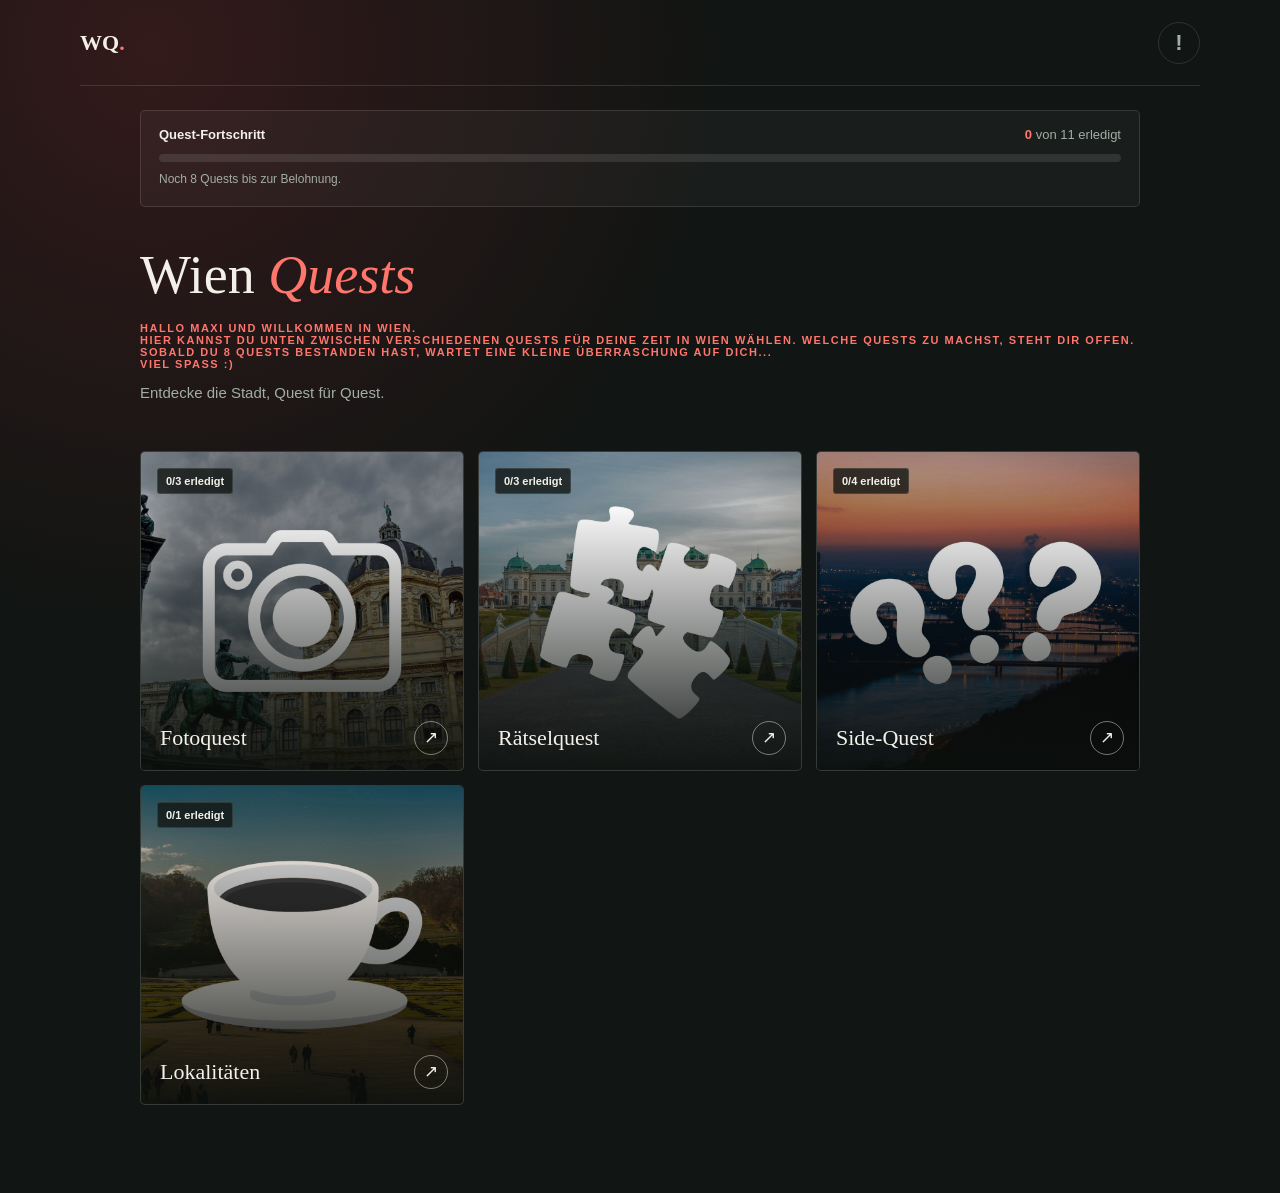
<file: index.html>
<!doctype html>
<html lang="de">
<head>
	<meta charset="utf-8">
	<meta name="viewport" content="width=device-width, initial-scale=1">
	<meta name="theme-color" content="#111513">
	<title>Wiener Quest</title>
	<link rel="stylesheet" href="main.css">
</head>
<body>
	<header class="site-header">
		<a class="brand" href="index.html" aria-label="Zur Startseite">WQ<span>.</span></a>
		<a class="settings-link" href="legalnotice.html" aria-label="Legalnotice" title="Legalnotice"> ! </a>
	</header>

	<main class="page-content home-page">
		<section class="progress-panel" aria-labelledby="progress-title">
			<div class="progress-summary">
				<h2 id="progress-title">Quest-Fortschritt</h2>
				<p><span id="completed-count">0</span> von 11 erledigt</p>
			</div>
			<a class="progress-track-link" id="reward-link" href="bestanden.html" aria-label="Belohnung nach acht erledigten Quests" aria-disabled="true" tabindex="-1">
				<div class="progress-track" role="progressbar" aria-label="Erledigte Quests" aria-valuemin="0" aria-valuemax="11" aria-valuenow="0">
					<div class="progress-fill"></div>
				</div>
			</a>
			<p class="progress-unlock-status" id="reward-unlock-status" aria-live="polite">Noch 8 Quests bis zur Belohnung.</p>
		</section>

		<section class="intro" aria-labelledby="page-title">
      
            <h1 id="page-title">Wien <span>Quests</span></h1> </br> 
			<p class="eyebrow">Hallo Maxi und willkommen in Wien. </br> 
                Hier kannst du unten zwischen verschiedenen Quests für deine Zeit in Wien wählen.
                Welche Quests zu machst, steht dir offen. <br> Sobald du 8 Quests bestanden hast, wartet eine kleine Überraschung auf dich... 
                <br> Viel Spaß :)</p>
			<p class="intro-copy">Entdecke die Stadt, Quest für Quest.</p>
		</section>

		<nav class="quest-grid" aria-label="Quests auswählen">
			<a class="quest-card quest-card--photo" href="fotoquests.html">
				<span class="quest-visual" aria-hidden="true"></span>
				<span class="quest-title">Fotoquest</span>
				<span class="quest-progress-label" data-quest-group="foto">0/3 erledigt</span>
				<span class="quest-arrow" aria-hidden="true">↗</span>
			</a>
			<a class="quest-card quest-card--riddle" href="reatselquest.html">
				<span class="quest-visual" aria-hidden="true"></span>
				<span class="quest-title">Rätselquest</span>
				<span class="quest-progress-label" data-quest-group="raetsel">0/3 erledigt</span>
				<span class="quest-arrow" aria-hidden="true">↗</span>
			</a>
			<a class="quest-card quest-card--rain" href="side-quests.html">
				<span class="quest-visual" aria-hidden="true"></span>
				<span class="quest-title">Side-Quest</span>
				<span class="quest-progress-label" data-quest-group="side">0/4 erledigt</span>
				<span class="quest-arrow" aria-hidden="true">↗</span>
			</a>

			<a class="quest-card quest-card--cafe" href="lokal.html">
				<span class="quest-visual" aria-hidden="true"></span>
				<span class="quest-title">Lokalitäten</span>
				<span class="quest-progress-label" data-quest-group="lokal">0/1 erledigt</span>
				<span class="quest-arrow" aria-hidden="true">↗</span>
			</a>
		</nav>
	</main>
	<script src="fotoquest.js" defer></script>
</body>
</html>
</file>
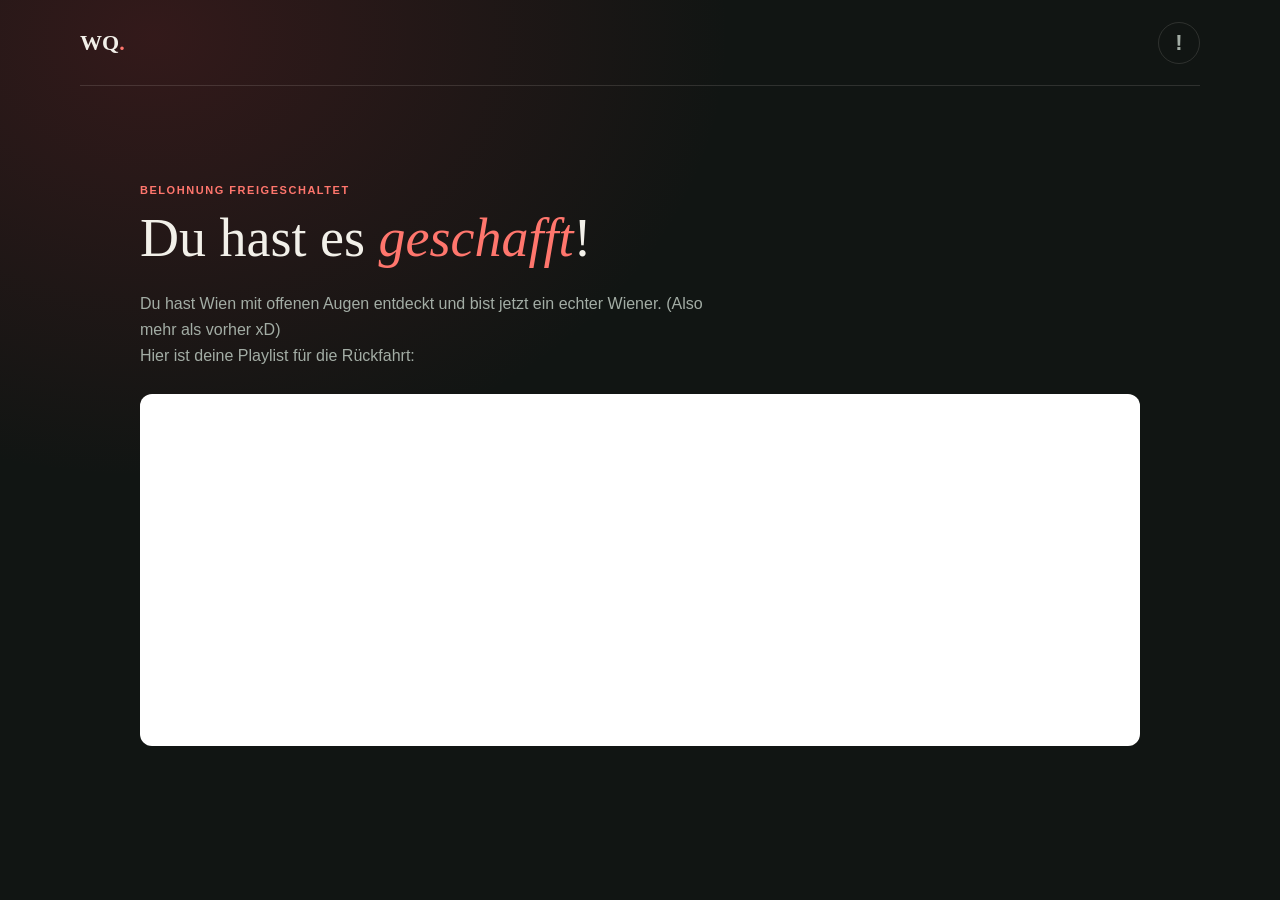
<file: bestanden.html>
<!doctype html>
<html lang="de">
<head>
	<meta charset="utf-8">
	<meta name="viewport" content="width=device-width, initial-scale=1">
	<meta name="theme-color" content="#111513">
	<title>Geschafft | Wien Quests</title>
	<link rel="stylesheet" href="main.css">
</head>
<body>
	<header class="site-header">
		<a class="brand" href="index.html" aria-label="Zur Startseite">WQ<span>.</span></a>
		<a class="settings-link" href="legalnotice.html" aria-label="Legalnotice" title="Legalnotice">!</a>
	</header>

	<main class="page-content reward-page">
		<section class="intro" aria-labelledby="page-title">
			<p class="eyebrow">Belohnung freigeschaltet</p>
			<h1 id="page-title">Du hast es <span>geschafft</span>!</h1>
		</section>

		<section class="reward-content" aria-label="Deine Belohnung">
			<p class="reward-message">Du hast Wien mit offenen Augen entdeckt und bist jetzt ein echter Wiener. (Also mehr als vorher xD) <br> 
            Hier ist deine Playlist für die Rückfahrt: </p>
<iframe data-testid="embed-iframe" style="border-radius:12px" src="https://open.spotify.com/embed/playlist/54yCvKOyLmRdrLyaMuC1nS?utm_source=generator&si=cc9c9dded99849be" width="100%" height="352" frameBorder="0" allowfullscreen="" allow="autoplay; clipboard-write; encrypted-media; fullscreen; picture-in-picture" loading="lazy"></iframe>		</section>
	</main>
</body>
</html>
</file>
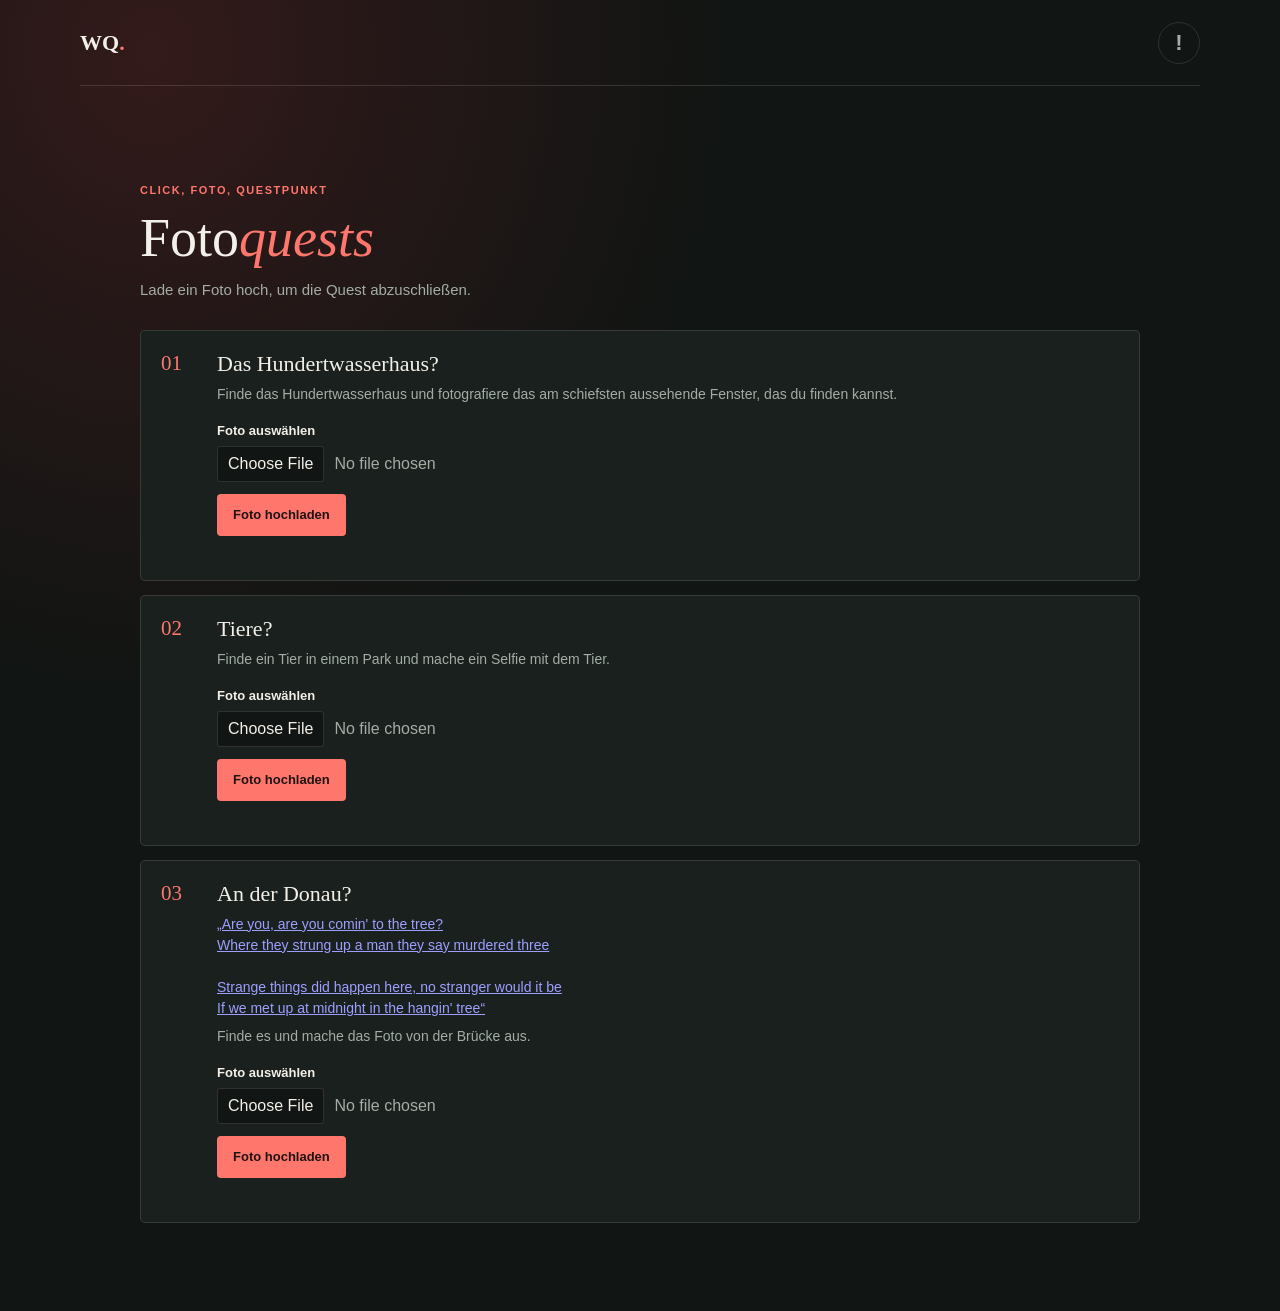
<file: fotoquests.html>
<!doctype html>
<html lang="de">
<head>
	<meta charset="utf-8">
	<meta name="viewport" content="width=device-width, initial-scale=1">
	<meta name="theme-color" content="#111513">
	<title>Fotoquests | Wien Quests</title>
	<link rel="stylesheet" href="main.css">
	<script src="fotoquest.js" defer></script>
</head>
<body>
	<header class="site-header">
		<a class="brand" href="index.html" aria-label="Zur Startseite">WQ<span>.</span></a>
		<a class="settings-link" href="legalnotice.html" aria-label="Legalnotice" title="Legalnotice">!</a>
	</header>

	<main class="page-content photo-page">
		<section class="intro" aria-labelledby="page-title">
			<p class="eyebrow">Click, Foto, Questpunkt</p>
			<h1 id="page-title">Foto<span>quests</span></h1>
			<p class="intro-copy">Lade ein Foto hoch, um die Quest abzuschließen.
			</p>
		</section>

		<section class="photo-quest-list" aria-label="Fotoquests">
			<article class="photo-quest" data-quest-id="foto-01">
				<div class="photo-quest-heading">
					<span class="quest-number">01</span>
					<div>
						<h2>Das Hundertwasserhaus?</h2>
						<p>Finde das Hundertwasserhaus und fotografiere das am schiefsten aussehende Fenster, das du finden kannst.</p>
					</div>
				</div>
				<form class="photo-upload-form" data-photo-quest data-quest-id="foto-01">
					<label class="file-label" for="photo-01">Foto auswählen</label>
					<input id="photo-01" name="photo" type="file" accept="image/*" required>
					<button class="upload-button" type="submit">Foto hochladen</button>
					<p class="completion-label" hidden>Quest erledigt</p>
					<p class="upload-status" role="status" aria-live="polite"></p>
				</form>
			</article>

			<article class="photo-quest" data-quest-id="foto-02">
				<div class="photo-quest-heading">
					<span class="quest-number">02</span>
					<div>
						<h2>Tiere?</h2>
						<p>Finde ein Tier in einem Park und mache ein Selfie mit dem Tier.</p>
					</div>
				</div>
				<form class="photo-upload-form" data-photo-quest data-quest-id="foto-02">
					<label class="file-label" for="photo-02">Foto auswählen</label>
					<input id="photo-02" name="photo" type="file" accept="image/*" required>
					<button class="upload-button" type="submit">Foto hochladen</button>
					<p class="completion-label" hidden>Quest erledigt</p>
					<p class="upload-status" role="status" aria-live="polite"></p>
				</form>
			</article>

			<article class="photo-quest" data-quest-id="foto-03">
				<div class="photo-quest-heading">
					<span class="quest-number">03</span>
					<div>
						<h2>An der Donau?</h2>
						<p> <a href="https://genius.com/Rachel-zegler-the-hanging-tree-lyrics"> 
							„Are you, are you comin' to the tree? <br>
							Where they strung up a man they say murdered three<br><br>

							Strange things did happen here, no stranger would it be<br>
							If we met up at midnight in the hangin' tree“ </a></p> 
						<p>Finde es und mache das Foto von der Brücke aus.</p> 
					</div>
				</div>
				<form class="photo-upload-form" data-photo-quest data-quest-id="foto-03">
					<label class="file-label" for="photo-03">Foto auswählen</label>
					<input id="photo-03" name="photo" type="file" accept="image/*" required>
					<button class="upload-button" type="submit">Foto hochladen</button>
					<p class="completion-label" hidden>Quest erledigt</p>
					<p class="upload-status" role="status" aria-live="polite"></p>
				</form>
			</article>
		</section>
	</main>
</body>
</html>
</file>
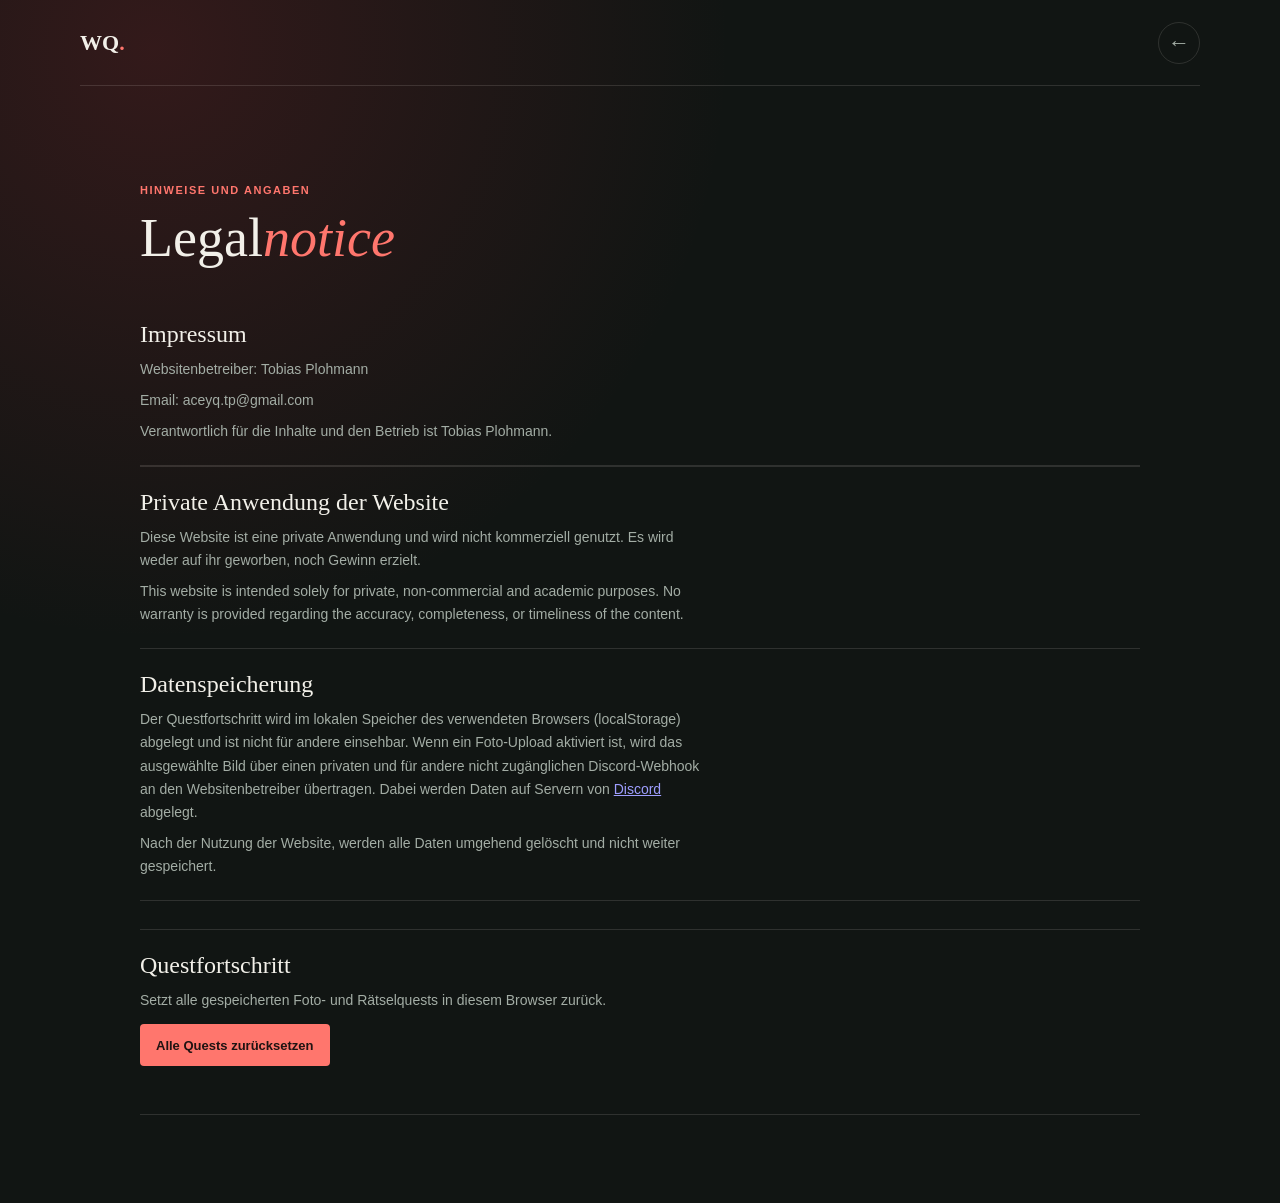
<file: legalnotice.html>
<!doctype html>
<html lang="de">
<head>
	<meta charset="utf-8">
	<meta name="viewport" content="width=device-width, initial-scale=1">
	<meta name="theme-color" content="#111513">
	<title>Legalnotice | Wien Quests</title>
	<link rel="stylesheet" href="main.css">
	<script src="legalnotice.js" defer></script>
</head>
<body>
	<header class="site-header">
		<a class="brand" href="index.html" aria-label="Zur Startseite">WQ<span>.</span></a>
		<a class="settings-link" href="index.html" aria-label="Zur Startseite" title="Zur Startseite">&larr;</a>
	</header>

	<main class="page-content legal-page">
		<section class="intro" aria-labelledby="page-title">
			<p class="eyebrow">Hinweise und Angaben</p>
			<h1 id="page-title">Legal<span>notice</span></h1>

		</section>



        <section class="legal-section" aria-labelledby="private-use-title">
				<h2 id="private-use-title">Impressum</h2>
				<p>Websitenbetreiber: Tobias Plohmann</p>
                <p>Email: aceyq.tp@gmail.com</p>
				<p>Verantwortlich für die Inhalte und den Betrieb ist Tobias Plohmann.</p>
			</section>

		<div class="legal-sections">
			<section class="legal-section" aria-labelledby="website-use-title">
				<h2 id="website-use-title">Private Anwendung der Website</h2>
				<p>Diese Website ist eine private Anwendung und wird nicht kommerziell genutzt. Es wird weder auf ihr geworben, noch Gewinn erzielt.  
                <p>This website is intended solely for private, non-commercial and academic purposes. No warranty is provided regarding the accuracy, completeness, or timeliness of the content.</p>
			</section>

			<section class="legal-section" aria-labelledby="data-storage-title">
				<h2 id="data-storage-title">Datenspeicherung</h2>
				<p>Der Questfortschritt wird im lokalen Speicher des verwendeten Browsers (localStorage) abgelegt und ist nicht für andere einsehbar. 
                    Wenn ein Foto-Upload aktiviert ist, wird das ausgewählte Bild über einen privaten und für andere nicht zugänglichen Discord-Webhook an den Websitenbetreiber übertragen. Dabei werden Daten auf Servern von <a href="https://discord.com/">Discord</a> abgelegt.</p>
				<p>Nach der Nutzung der Website, werden alle Daten umgehend gelöscht und nicht weiter gespeichert.</p>
			</section>
		</div>

		<section class="legal-section reset-section" aria-labelledby="reset-quests-title">
			<h2 id="reset-quests-title">Questfortschritt</h2>
			<p>Setzt alle gespeicherten Foto- und Rätselquests in diesem Browser zurück.</p>
			<button class="upload-button" id="reset-quests" type="button">Alle Quests zurücksetzen</button>
			<p class="reset-status" id="reset-status" role="status" aria-live="polite"></p>
		</section>
	</main>
</body>
</html>
</file>
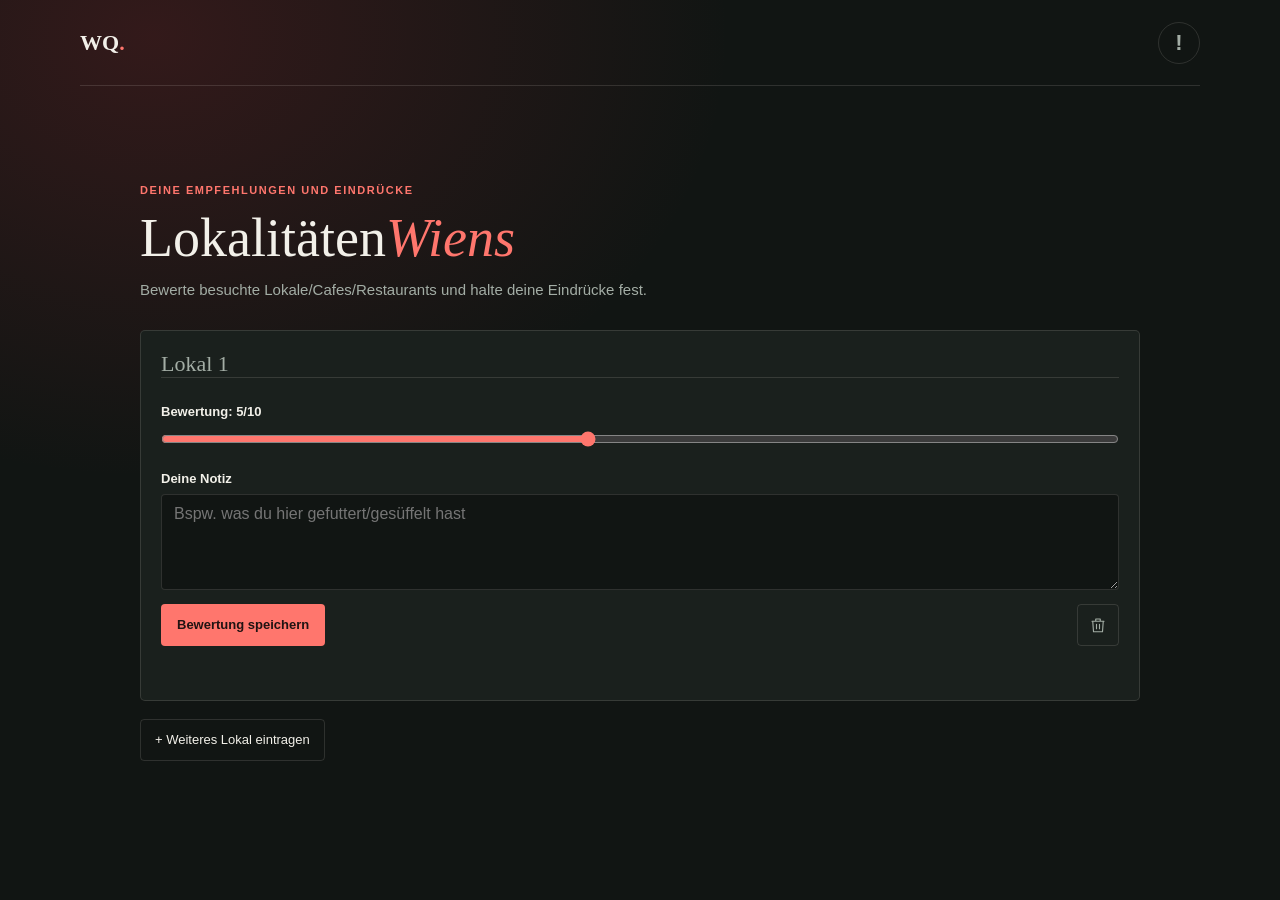
<file: lokal.html>
<!doctype html>
<html lang="de">
<head>
	<meta charset="utf-8">
	<meta name="viewport" content="width=device-width, initial-scale=1">
	<meta name="theme-color" content="#111513">
	<title>Lokalitäten | Wien Quests</title>
	<link rel="stylesheet" href="main.css">
	<script src="fotoquest.js" defer></script>
	<script src="lokal.js" defer></script>
</head>
<body>
	<header class="site-header">
		<a class="brand" href="index.html" aria-label="Zur Startseite">WQ<span>.</span></a>
		<a class="settings-link" href="legalnotice.html" aria-label="Legalnotice" title="Legalnotice">!</a>
	</header>

	<main class="page-content local-page">
		<section class="intro" aria-labelledby="page-title">
			<p class="eyebrow">Deine Empfehlungen und Eindrücke</p>
			<h1 id="page-title">Lokalitäten<span>Wiens</span></h1>
			<p class="intro-copy">Bewerte besuchte Lokale/Cafes/Restaurants und halte deine Eindrücke fest.</p>
		</section>

		<section id="local-list" class="local-list" aria-label="Lokalbewertungen"></section>
		<button class="add-local-button" id="add-local" type="button">+ Weiteres Lokal eintragen</button>
		<p class="local-quest-status" id="local-quest-status" role="status" aria-live="polite"></p>
	</main>
</body>
</html>
</file>
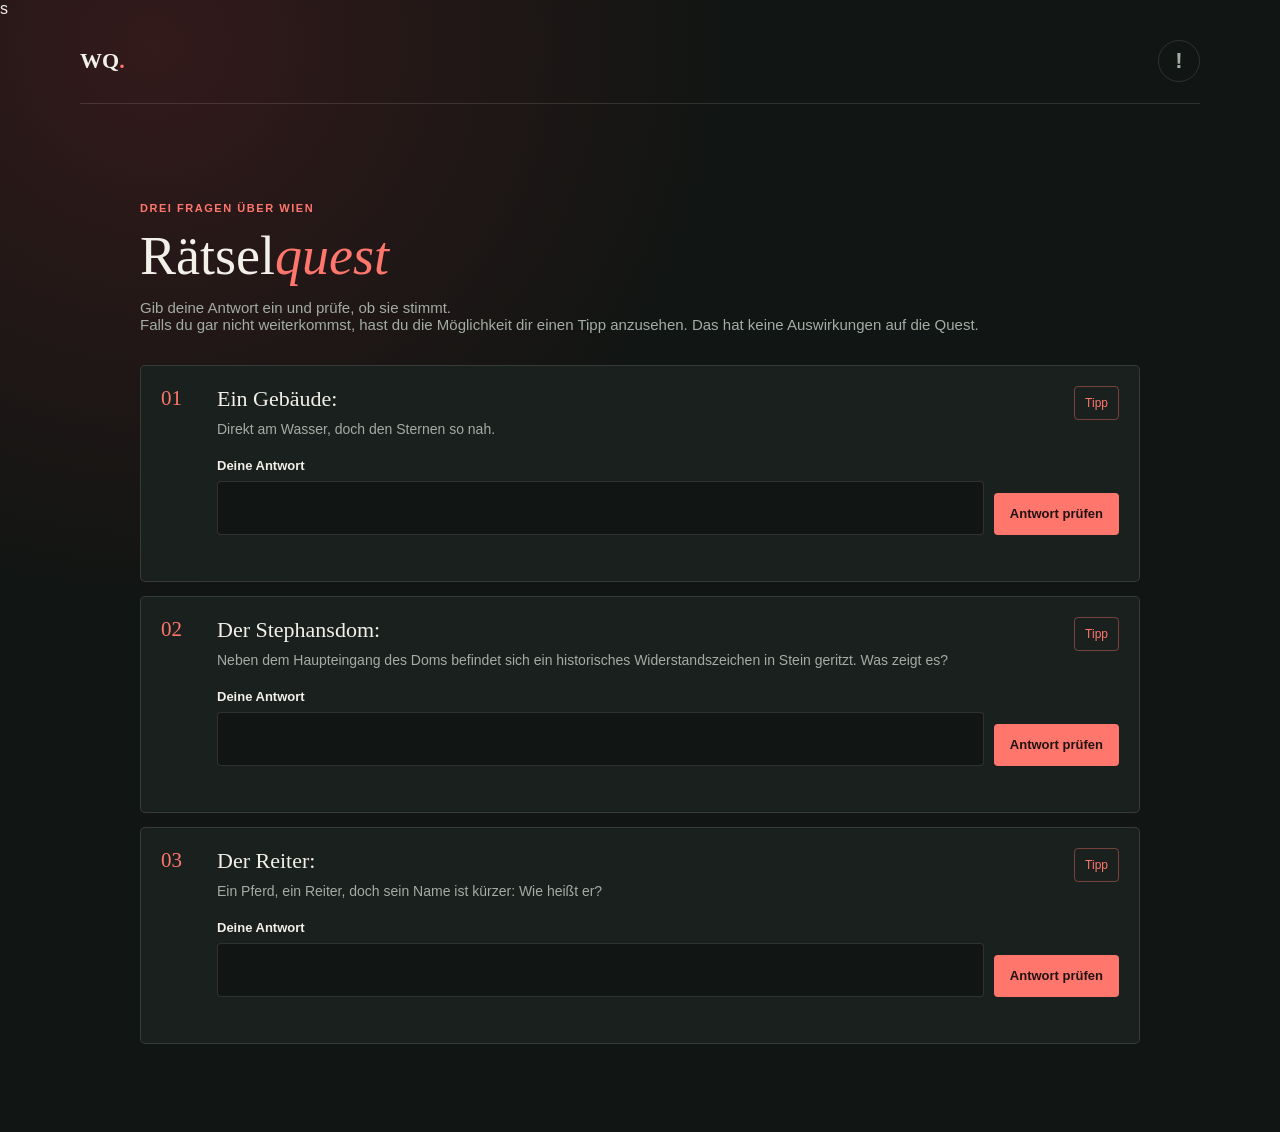
<file: reatselquest.html>
<!doctype html>
<html lang="de">
<head>
	<meta charset="utf-8">
	<meta name="viewport" content="width=device-width, initial-scale=1">
	<meta name="theme-color" content="#111513">
	<title>Rätselquest | Wien Quests</title>
	<link rel="stylesheet" href="main.css">
	<script src="reatselquest.js" defer></script>s
</head>
<body>
	<header class="site-header">
		<a class="brand" href="index.html" aria-label="Zur Startseite">WQ<span>.</span></a>
		<a class="settings-link" href="legalnotice.html" aria-label="Legalnotice" title="Legalnotice">!</a>
	</header>

	<main class="page-content riddle-page">
		<section class="intro" aria-labelledby="page-title">
			<p class="eyebrow">Drei Fragen über Wien</p>
			<h1 id="page-title">Rätsel<span>quest</span></h1>
			<p class="intro-copy">Gib deine Antwort ein und prüfe, ob sie stimmt. <br> Falls du gar nicht weiterkommst, hast du die Möglichkeit dir einen Tipp anzusehen. Das hat keine Auswirkungen auf die Quest.</p>
		</section>

		<section class="riddle-list" aria-label="Wien-Rätsel">
			<article class="riddle-card" data-riddle-id="raetsel-01">
				<div class="riddle-card-heading">
					<span class="quest-number">01</span>
					<div>
						<h2>Ein Gebäude: </h2>
						<p>Direkt am Wasser, doch den Sternen so nah.</p>
					</div>
					<button class="riddle-hint-button" type="button" data-riddle-hint="In mir kann man die Sterne beobachten und ein Puppenspiel von Kasperl und Pezi sehen.">Tipp</button>
				</div>
				<form class="riddle-form" data-riddle-form data-riddle-id="raetsel-01">
					<label for="answer-01">Deine Antwort</label>
					<div class="riddle-controls">
						<input id="answer-01" name="answer" type="text" autocomplete="off" required>
						<button class="upload-button riddle-submit" type="submit">Antwort prüfen</button>
					</div>
					<p class="riddle-feedback" role="status" aria-live="polite"></p>
				</form>
			</article>

			<article class="riddle-card" data-riddle-id="raetsel-02">
				<div class="riddle-card-heading">
					<span class="quest-number">02</span>
					<div>
						<h2>Der Stephansdom:</h2>
						<p>Neben dem Haupteingang des Doms befindet sich ein historisches Widerstandszeichen in Stein geritzt. Was zeigt es?</p>
					</div>
					<button class="riddle-hint-button" type="button" data-riddle-hint="Die zwei Zeichen befinden sich rechts vom Eingang und tragen die Bedeutung „Österreich“, durch den Anfangsbuchstaben und eine Nummer.">Tipp</button>
				</div>
				<form class="riddle-form" data-riddle-form data-riddle-id="raetsel-02">
					<label for="answer-02">Deine Antwort</label>
					<div class="riddle-controls">
						<input id="answer-02" name="answer" type="text" autocomplete="off" required>
						<button class="upload-button riddle-submit" type="submit">Antwort prüfen</button>
					</div>
					<p class="riddle-feedback" role="status" aria-live="polite"></p>
				</form>
			</article>

			<article class="riddle-card" data-riddle-id="raetsel-03">
				<div class="riddle-card-heading">
					<span class="quest-number">03</span>
					<div>
						<h2>Der Reiter:</h2>
						<p>Ein Pferd, ein Reiter, doch sein Name ist kürzer: Wie heißt er?</p>
					</div>
					<button class="riddle-hint-button" type="button" data-riddle-hint="Der Reiter ist nicht allein. Nicht weit entfernt steht sein Kumpel Prinz-Eugen.">Tipp</button>
				</div>
				<form class="riddle-form" data-riddle-form data-riddle-id="raetsel-03">
					<label for="answer-03">Deine Antwort</label>
					<div class="riddle-controls">
						<input id="answer-03" name="answer" type="text" autocomplete="off" required>
						<button class="upload-button riddle-submit" type="submit">Antwort prüfen</button>
					</div>
					<p class="riddle-feedback" role="status" aria-live="polite"></p>
				</form>
			</article>
		</section>

		<dialog class="riddle-hint-dialog" id="riddle-hint-dialog" aria-labelledby="riddle-hint-title">
			<div class="riddle-hint-dialog-header">
				<h2 id="riddle-hint-title">Tipp</h2>
				<button class="riddle-hint-close" type="button" aria-label="Tipp schließen">×</button>
			</div>
			<p id="riddle-hint-text"></p>
		</dialog>
	</main>
</body>
</html>
</file>
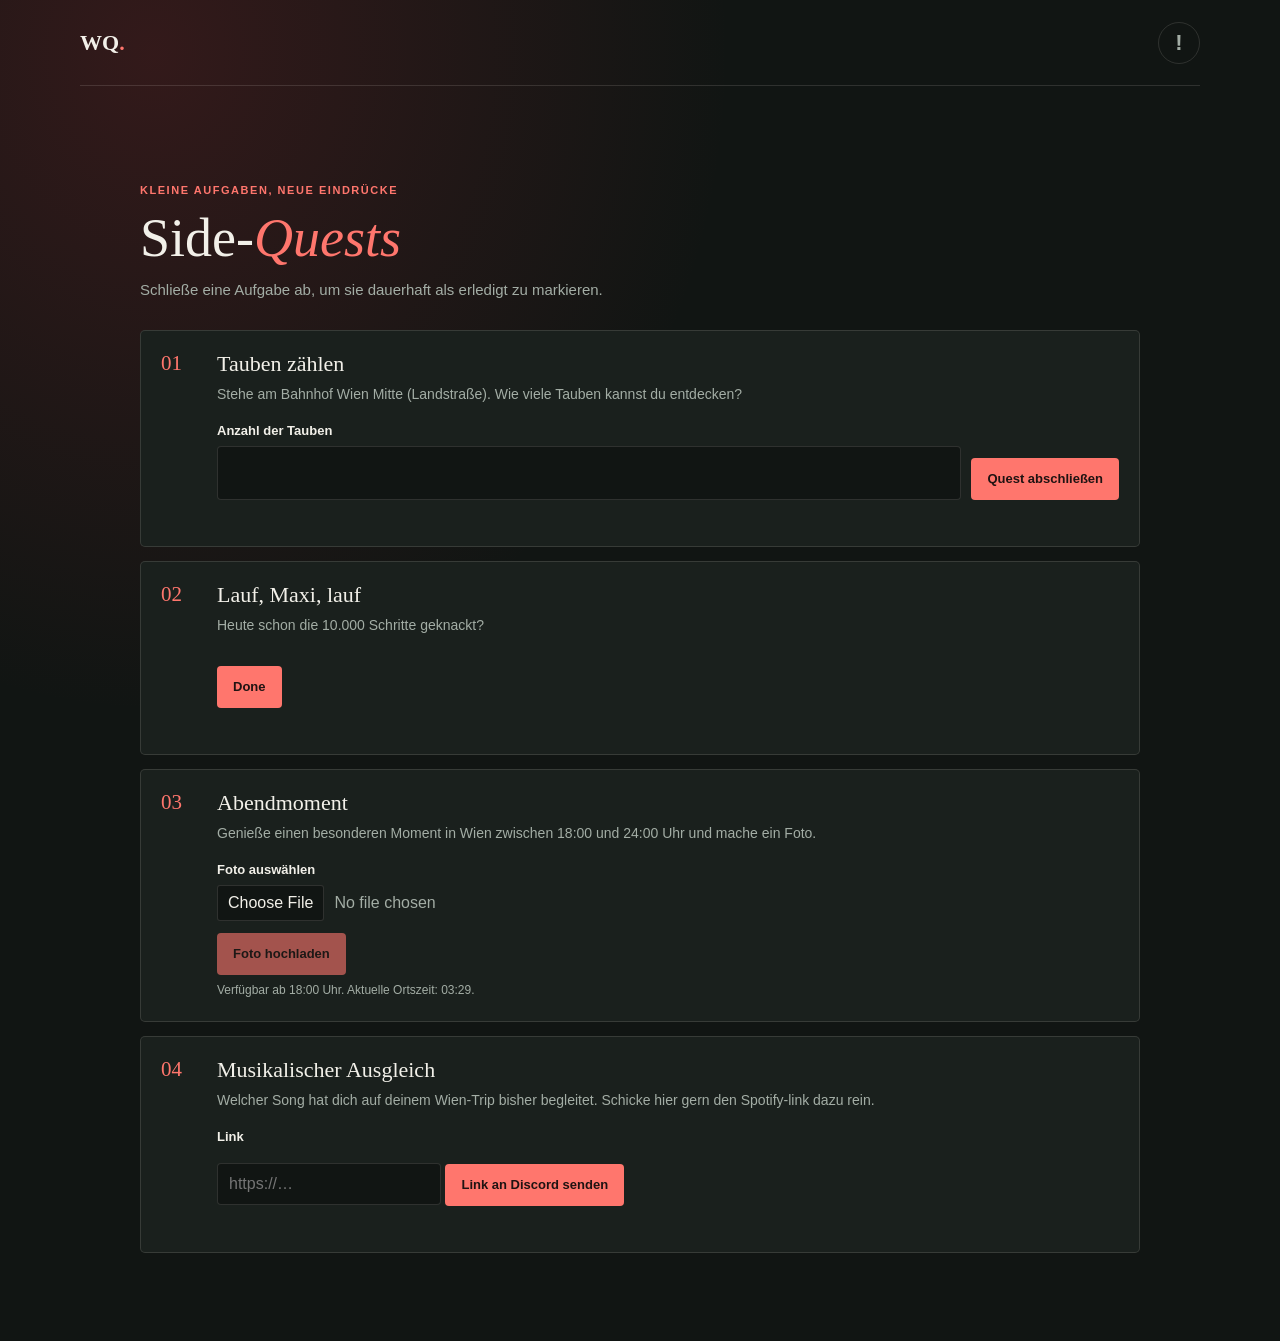
<file: side-quests.html>
<!doctype html>
<html lang="de">
<head>
	<meta charset="utf-8">
	<meta name="viewport" content="width=device-width, initial-scale=1">
	<meta name="theme-color" content="#111513">
	<title>Side-Quests | Wien Quests</title>
	<link rel="stylesheet" href="main.css">
	<script src="fotoquest.js" defer></script>
	<script src="site-quests.js" defer></script>
</head>
<body>
	<header class="site-header">
		<a class="brand" href="index.html" aria-label="Zur Startseite">WQ<span>.</span></a>
		<a class="settings-link" href="legalnotice.html" aria-label="Legalnotice" title="Legalnotice">!</a>
	</header>

	<main class="page-content side-page">
		<section class="intro" aria-labelledby="page-title">
			<p class="eyebrow">Kleine Aufgaben, neue Eindrücke</p>
			<h1 id="page-title">Side-<span>Quests</span></h1>
			<p class="intro-copy">Schließe eine Aufgabe ab, um sie dauerhaft als erledigt zu markieren.</p>
		</section>

		<section class="side-quest-list" aria-label="Side-Quests">
			<article class="side-quest" data-side-quest="side-01">
				<div class="side-quest-heading">
					<span class="quest-number">01</span>
					<div>
						<h2>Tauben zählen</h2>
						<p>Stehe am Bahnhof Wien Mitte (Landstraße). Wie viele Tauben kannst du entdecken?</p>
					</div>
				</div>
				<form class="side-quest-content" data-number-quest data-quest-id="side-01">
					<label for="places-count">Anzahl der Tauben</label>
					<div class="side-quest-controls">
						<input id="places-count" name="count" type="number" min="0" step="1" inputmode="numeric" required>
						<button class="upload-button" type="submit">Quest abschließen</button>
					</div>
				</form>
				<p class="side-quest-status" role="status" aria-live="polite"></p>
			</article>

			<article class="side-quest" data-side-quest="side-02">
				<div class="side-quest-heading">
					<span class="quest-number">02</span>
					<div>
						<h2>Lauf, Maxi, lauf</h2>
						<p>Heute schon die 10.000 Schritte geknackt?</p>
					</div>
				</div>
				<div class="side-quest-content">
					<button class="upload-button" type="button" data-done-quest="side-02">Done</button>
				</div>
				<p class="side-quest-status" role="status" aria-live="polite"></p>
			</article>

			<article class="side-quest" data-side-quest="side-04">
				<div class="side-quest-heading">
					<span class="quest-number">03</span>
					<div>
						<h2>Abendmoment</h2>
						<p>Genieße einen besonderen Moment in Wien zwischen 18:00 und 24:00 Uhr und mache ein Foto.</p>
					</div>
				</div>
				<form class="side-quest-content" data-time-photo-quest data-quest-id="side-04">
					<label for="evening-photo">Foto auswählen</label>
					<input id="evening-photo" name="photo" type="file" accept="image/*" required disabled>
					<button class="upload-button" type="submit" data-time-quest="side-04" disabled>Foto hochladen</button>
				</form>
				<p class="side-quest-status" data-time-status role="status" aria-live="polite"></p>
			</article>

			<article class="side-quest" data-side-quest="side-05">
				<div class="side-quest-heading">
					<span class="quest-number">04</span>
					<div>
						<h2>Musikalischer Ausgleich</h2>
						<p>Welcher Song hat dich auf deinem Wien-Trip bisher begleitet. Schicke hier gern den Spotify-link dazu rein.</p>
					</div>
				</div>
				<form class="side-quest-content" data-link-quest data-quest-id="side-05">
					<label for="side-link">Link</label>
					<input id="side-link" name="link" type="url" maxlength="1800" inputmode="url" autocomplete="url" placeholder="https://…" required>
					<button class="upload-button" type="submit">Link an Discord senden</button>
				</form>
				<p class="side-quest-status" role="status" aria-live="polite"></p>
			</article>
		</section>
	</main>
</body>
</html>
</file>
<file: main.css>
:root {
	color-scheme: dark;
	--page: #111513;
	--surface: #1a201d;
	--surface-hover: #222a26;
	--ink: #f2f0e9;
	--muted: #a3ada5;
	--accent: #ff766d;
	--line: rgba(242, 240, 233, 0.13);
}

* {
	box-sizing: border-box;
}

body {
	min-width: 0;
	min-height: 100vh;
	margin: 0;
	color: var(--ink);
	background:
		radial-gradient(ellipse at 12% 4%, rgba(153, 39, 48, 0.25), transparent 36rem),
		var(--page);
	font-family: "Trebuchet MS", "Segoe UI", sans-serif;
}

.site-header {
	width: min(100% - 40px, 1120px);
	height: 76px;
	margin: 0 auto;
	display: flex;
	align-items: center;
	justify-content: space-between;
	border-bottom: 1px solid var(--line);
}

.brand {
	color: var(--ink);
	font-family: Georgia, "Times New Roman", serif;
	font-size: 22px;
	font-weight: 700;
	text-decoration: none;
}

.brand span {
	color: var(--accent);
}

.settings-link {
	width: 42px;
	height: 42px;
	display: grid;
	place-items: center;
	color: var(--muted);
	border: 1px solid var(--line);
	border-radius: 50%;
	margin-left: auto;
	font-size: 22px;
	font-weight: 700;
	text-decoration: none;
	transition: color 160ms ease, border-color 160ms ease, background 160ms ease;
}

.settings-link:hover,
.settings-link:focus-visible {
	color: var(--accent);
	border-color: var(--accent);
	background: rgba(255, 118, 109, 0.08);
}

.settings-link svg {
	width: 19px;
	height: 19px;
	fill: none;
	stroke: currentColor;
	stroke-linecap: round;
	stroke-linejoin: round;
	stroke-width: 1.5;
}

.page-content {
	width: min(100% - 40px, 1000px);
	margin: 0 auto;
	padding: 76px 0 88px;
}

.page-content.home-page {
	padding-top: 24px;
}

.intro {
	margin-bottom: 42px;
}

.eyebrow {
	margin: 0 0 14px;
	color: var(--accent);
	font-size: 11px;
	font-weight: 700;
	letter-spacing: 0.14em;
	text-transform: uppercase;
}

h1 {
	margin: 0;
	font-family: Georgia, "Times New Roman", serif;
	font-size: 54px;
	font-weight: 400;
	line-height: 1.05;
}

h1 span {
	color: var(--accent);
	font-style: italic;
}

.intro-copy {
	margin: 14px 0 0;
	color: var(--muted);
	font-size: 15px;
}

.legal-page .intro {
	margin-bottom: 32px;
}

.reward-page .intro {
	margin-bottom: 24px;
}

.reward-message {
	max-width: 64ch;
	margin: 0 0 24px;
	color: var(--muted);
	font-size: 16px;
	line-height: 1.65;
}

.spotify-embed {
	width: min(100%, 660px);
	height: 352px;
	display: block;
	border: 0;
	border-radius: 5px;
}

.legal-sections {
	border-top: 1px solid var(--line);
}

.legal-section {
	padding: 22px 0;
	border-bottom: 1px solid var(--line);
}

.legal-section h2 {
	margin: 0 0 10px;
	font-family: Georgia, "Times New Roman", serif;
	font-size: 24px;
	font-weight: 400;
}

.legal-section p {
	max-width: 72ch;
	margin: 8px 0 0;
	color: var(--muted);
	font-size: 14px;
	line-height: 1.65;
}

.reset-section {
	margin-top: 28px;
	border-top: 1px solid var(--line);
}

.reset-status {
	min-height: 18px;
}

.legal-placeholder {
	color: var(--accent);
}

.progress-panel {
	margin-bottom: 40px;
	padding: 16px 18px;
	background: rgba(255, 255, 255, 0.035);
	border: 1px solid var(--line);
	border-radius: 5px;
}

.progress-summary {
	display: flex;
	align-items: baseline;
	justify-content: space-between;
	gap: 16px;
	margin-bottom: 12px;
}

.progress-summary h2,
.progress-summary p {
	margin: 0;
	font-size: 13px;
}

.progress-summary h2 {
	color: var(--ink);
	font-weight: 600;
}

.progress-summary p {
	color: var(--muted);
}

.progress-summary p span {
	color: var(--accent);
	font-weight: 700;
}

.progress-track {
	height: 8px;
	overflow: hidden;
	background: rgba(255, 255, 255, 0.1);
	border-radius: 99px;
}

.progress-track-link {
	display: block;
	color: inherit;
	text-decoration: none;
}

.progress-track-link[aria-disabled="true"] {
	cursor: default;
	pointer-events: none;
}

.progress-track-link.is-unlocked {
	cursor: pointer;
}

.progress-track-link.is-unlocked .progress-track {
	height: 12px;
	background: rgba(255, 118, 109, 0.22);
	box-shadow: 0 0 0 2px rgba(255, 118, 109, 0.25), 0 0 18px rgba(255, 118, 109, 0.28);
}

.progress-track-link.is-unlocked .progress-fill {
	background: linear-gradient(90deg, #ff766d, #ffd166);
}

.progress-track-link.is-unlocked:focus-visible {
	outline: 2px solid var(--accent);
	outline-offset: 5px;
	border-radius: 99px;
}

.progress-unlock-status {
	min-height: 18px;
	margin: 10px 0 0;
	color: var(--muted);
	font-size: 12px;
}

.progress-panel.is-unlocked {
	border-color: var(--accent);
	background: rgba(255, 118, 109, 0.06);
}

.progress-panel.is-unlocked .progress-unlock-status {
	color: var(--accent);
	font-weight: 700;
}

.progress-fill {
	width: 0;
	height: 100%;
	background: linear-gradient(90deg, #a92e39, var(--accent));
	border-radius: inherit;
	transition: width 350ms ease;
}

.photo-page .intro {
	margin-bottom: 32px;
}

.side-page .intro {
	margin-bottom: 32px;
}

.local-page .intro {
	margin-bottom: 32px;
}

.local-list {
	display: grid;
	gap: 14px;
}

.local-entry {
	position: relative;
	padding: 20px;
	background: var(--surface);
	border: 1px solid var(--line);
	border-radius: 5px;
}

.local-entry-delete {
	flex: 0 0 42px;
	width: 42px;
	height: 42px;
	display: grid;
	place-items: center;
	padding: 0;
	color: var(--muted);
	background: transparent;
	border: 1px solid var(--line);
	border-radius: 4px;
	cursor: pointer;
}

.local-entry-delete:not(:disabled):hover,
.local-entry-delete:not(:disabled):focus-visible {
	color: var(--accent);
	border-color: var(--accent);
}

.local-entry-delete:disabled {
	opacity: 0.42;
	cursor: not-allowed;
}

.local-entry-delete svg {
	width: 18px;
	height: 18px;
	fill: none;
	stroke: currentColor;
	stroke-linecap: round;
	stroke-linejoin: round;
	stroke-width: 1.5;
}

.local-entry-title {
	margin: 0 0 18px;
	font-family: Georgia, "Times New Roman", serif;
	font-size: 22px;
	font-weight: 400;
}

.local-entry-title-input {
	width: 100%;
	padding: 0;
	color: var(--ink);
	background: transparent;
	border: 0;
	border-bottom: 1px solid var(--line);
	border-radius: 0;
	font: inherit;
}

.local-entry-title-input::placeholder {
	color: var(--muted);
	opacity: 1;
}

.local-entry-title-input:focus-visible {
	outline: 2px solid var(--accent);
	outline-offset: 4px;
}

.local-entry-form {
	display: grid;
	gap: 8px;
}

.local-entry-form label {
	margin-top: 8px;
	color: var(--ink);
	font-size: 13px;
	font-weight: 700;
}

.local-entry-form textarea {
	width: 100%;
	min-width: 0;
	padding: 10px 12px;
	color: var(--ink);
	background: var(--page);
	border: 1px solid var(--line);
	border-radius: 4px;
	font: inherit;
}

.local-entry-form textarea {
	min-height: 96px;
	resize: vertical;
}

.local-entry-form input[type="range"] {
	width: 100%;
	margin: 4px 0 8px;
	accent-color: var(--accent);
}

.local-entry-form input:focus-visible,
.local-entry-form textarea:focus-visible,
.local-entry-form button:focus-visible,
.add-local-button:focus-visible {
	outline: 2px solid var(--accent);
	outline-offset: 3px;
}

.local-entry-actions {
	display: flex;
	align-items: center;
	justify-content: space-between;
	gap: 12px;
	margin-top: 6px;
}

.local-entry-actions .upload-button {
	flex: 0 1 auto;
	margin-top: 0;
}

.local-entry-status,
.local-quest-status {
	min-height: 18px;
	margin: 8px 0 0;
	color: var(--muted);
	font-size: 12px;
}

.add-local-button {
	min-height: 42px;
	margin-top: 18px;
	padding: 0 14px;
	color: var(--ink);
	background: transparent;
	border: 1px solid var(--line);
	border-radius: 4px;
	font: inherit;
	font-size: 13px;
	cursor: pointer;
}

.add-local-button:hover {
	border-color: var(--accent);
	color: var(--accent);
}

.side-quest-list {
	display: grid;
	gap: 14px;
}

.side-quest {
	padding: 20px;
	background: var(--surface);
	border: 1px solid var(--line);
	border-radius: 5px;
	transition: border-color 180ms ease;
}

.side-quest.is-complete {
	border-color: var(--accent);
}

.side-quest-heading {
	display: grid;
	grid-template-columns: 42px minmax(0, 1fr);
	gap: 14px;
	align-items: start;
}

.side-quest h2 {
	margin: 0;
	font-family: Georgia, "Times New Roman", serif;
	font-size: 22px;
	font-weight: 400;
}

.side-quest-heading p {
	margin: 7px 0 0;
	color: var(--muted);
	font-size: 14px;
	line-height: 1.5;
}

.side-quest-content {
	margin: 18px 0 0 56px;
}

.side-quest-content label {
	display: block;
	margin-bottom: 8px;
	color: var(--ink);
	font-size: 13px;
	font-weight: 700;
}

.side-quest-controls {
	display: grid;
	grid-template-columns: minmax(0, 1fr) auto;
	gap: 10px;
}

.side-quest-content input[type="number"],
.side-quest-content input[type="url"] {
	min-width: 0;
	min-height: 42px;
	padding: 9px 11px;
	color: var(--ink);
	background: var(--page);
	border: 1px solid var(--line);
	border-radius: 4px;
	font: inherit;
}

.side-quest-content input[type="range"] {
	width: 100%;
	margin: 5px 0 0;
	accent-color: var(--accent);
}

.side-quest-content input:focus-visible,
.side-quest-content button:focus-visible {
	outline: 2px solid var(--accent);
	outline-offset: 3px;
}

.side-quest-content button:disabled {
	opacity: 0.6;
	cursor: not-allowed;
}

.side-quest-status {
	min-height: 18px;
	margin: 8px 0 0 56px;
	color: var(--muted);
	font-size: 12px;
}

.riddle-page .intro {
	margin-bottom: 32px;
}

.riddle-list {
	display: grid;
	gap: 14px;
}

.riddle-card {
	padding: 20px;
	background: var(--surface);
	border: 1px solid var(--line);
	border-radius: 5px;
	transition: border-color 180ms ease;
}

.riddle-card.is-complete {
	border-color: var(--accent);
}

.riddle-card-heading {
	display: grid;
	grid-template-columns: 42px minmax(0, 1fr) auto;
	gap: 14px;
	align-items: start;
}

.riddle-card h2 {
	margin: 0;
	font-family: Georgia, "Times New Roman", serif;
	font-size: 22px;
	font-weight: 400;
}

.riddle-card-heading p {
	margin: 7px 0 0;
	color: var(--muted);
	font-size: 14px;
	line-height: 1.5;
}

.riddle-hint-button {
	min-height: 34px;
	margin: 0;
	padding: 0 10px;
	color: var(--accent);
	background: transparent;
	border: 1px solid rgba(255, 118, 109, 0.4);
	border-radius: 4px;
	font: inherit;
	font-size: 12px;
	white-space: nowrap;
	cursor: pointer;
}

.riddle-hint-button:hover,
.riddle-hint-button:focus-visible {
	background: rgba(255, 118, 109, 0.08);
	border-color: var(--accent);
}

.riddle-hint-dialog {
	width: min(calc(100% - 32px), 420px);
	padding: 22px;
	color: var(--ink);
	background: var(--surface);
	border: 1px solid var(--line);
	border-radius: 5px;
	box-shadow: 0 18px 60px rgba(0, 0, 0, 0.45);
}

.riddle-hint-dialog::backdrop {
	background: rgba(7, 10, 8, 0.72);
	backdrop-filter: blur(3px);
}

.riddle-hint-dialog-header {
	display: flex;
	align-items: center;
	justify-content: space-between;
	gap: 16px;
}

.riddle-hint-dialog h2 {
	margin: 0;
	font-family: Georgia, "Times New Roman", serif;
	font-size: 23px;
	font-weight: 400;
}

.riddle-hint-dialog p {
	margin: 16px 0 0;
	color: var(--muted);
	font-size: 14px;
	line-height: 1.6;
}

.riddle-hint-close {
	width: 34px;
	height: 34px;
	flex: 0 0 34px;
	padding: 0;
	color: var(--muted);
	background: transparent;
	border: 1px solid var(--line);
	border-radius: 50%;
	font: inherit;
	font-size: 22px;
	line-height: 1;
	cursor: pointer;
}

.riddle-hint-close:hover,
.riddle-hint-close:focus-visible {
	color: var(--accent);
	border-color: var(--accent);
}

.riddle-form {
	margin: 18px 0 0 56px;
}

.riddle-form label {
	display: block;
	margin-bottom: 8px;
	color: var(--ink);
	font-size: 13px;
	font-weight: 700;
}

.riddle-controls {
	display: grid;
	grid-template-columns: minmax(0, 1fr) auto;
	gap: 10px;
}

.riddle-controls input {
	min-width: 0;
	min-height: 42px;
	padding: 9px 11px;
	color: var(--ink);
	background: var(--page);
	border: 1px solid var(--line);
	border-radius: 4px;
	font: inherit;
}

.riddle-controls input:focus-visible {
	outline: 2px solid var(--accent);
	outline-offset: 3px;
}

.riddle-controls input[aria-invalid="true"] {
	border-color: #ff766d;
}

.riddle-submit {
	min-height: 42px;
	margin-top: 0;
}

.riddle-submit:disabled {
	opacity: 0.65;
	cursor: default;
}

.riddle-feedback {
	min-height: 18px;
	margin: 8px 0 0;
	color: var(--muted);
	font-size: 12px;
}

.riddle-feedback.is-correct {
	color: var(--accent);
	font-weight: 700;
}

.riddle-feedback.is-incorrect {
	color: #ff9289;
}

.file-label {
	display: block;
	margin-bottom: 8px;
	color: var(--ink);
	font-size: 13px;
	font-weight: 700;
}

.photo-upload-form input[type="file"],
.side-quest-content input[type="file"] {
	width: 100%;
	color: var(--muted);
	font: inherit;
}

.photo-upload-form input:focus-visible,
.upload-button:focus-visible {
	outline: 2px solid var(--accent);
	outline-offset: 3px;
}

.photo-quest-list {
	display: grid;
	gap: 14px;
}

.photo-quest {
	padding: 20px;
	background: var(--surface);
	border: 1px solid var(--line);
	border-radius: 5px;
	transition: border-color 180ms ease;
}

.photo-quest.is-complete {
	border-color: var(--accent);
}

.photo-quest-heading {
	display: grid;
	grid-template-columns: 42px minmax(0, 1fr);
	gap: 14px;
	align-items: start;
}

.quest-number {
	color: var(--accent);
	font-family: Georgia, "Times New Roman", serif;
	font-size: 21px;
}

.photo-quest h2 {
	margin: 0;
	font-family: Georgia, "Times New Roman", serif;
	font-size: 22px;
	font-weight: 400;
}

.photo-quest-heading p {
	margin: 7px 0 0;
	color: var(--muted);
	font-size: 14px;
	line-height: 1.5;
}

.photo-upload-form {
	margin: 18px 0 0 56px;
}

.photo-upload-form input[type="file"]::file-selector-button,
.side-quest-content input[type="file"]::file-selector-button {
	margin-right: 10px;
	padding: 8px 10px;
	color: var(--ink);
	background: var(--page);
	border: 1px solid var(--line);
	border-radius: 3px;
	cursor: pointer;
}

.upload-button {
	min-height: 42px;
	margin-top: 12px;
	padding: 0 16px;
	color: #201312;
	background: var(--accent);
	border: 0;
	border-radius: 4px;
	font: inherit;
	font-size: 13px;
	font-weight: 700;
	cursor: pointer;
}

.upload-button:hover {
	background: #ff9289;
}

.upload-button:disabled,
.photo-upload-form input[type="file"]:disabled {
	opacity: 0.6;
	cursor: not-allowed;
}

.completion-label {
	margin: 12px 0 0;
	color: var(--accent);
	font-size: 13px;
	font-weight: 700;
}

.upload-status {
	min-height: 18px;
	margin: 6px 0 0;
	color: var(--muted);
	font-size: 12px;
}

.confetti-layer {
	position: fixed;
	inset: 0;
	z-index: 10;
	overflow: hidden;
	pointer-events: none;
}

.confetti-piece {
	position: absolute;
	top: -12px;
	width: 9px;
	height: 14px;
	border-radius: 2px;
	animation: confetti-fall 2.8s ease-in forwards;
}

@keyframes confetti-fall {
	to {
		transform: translate3d(var(--confetti-drift), 105vh, 0) rotate(720deg);
		opacity: 0;
	}
}

@media (prefers-reduced-motion: reduce) {
	*,
	*::before,
	*::after {
		scroll-behavior: auto !important;
		animation-duration: 1.5s !important;
		transition-duration: 0.01ms !important;
	}
}

.quest-grid {
	display: grid;
	grid-template-columns: repeat(2, minmax(0, 1fr));
	gap: 16px;
}

.quest-card {
	position: relative;
	min-height: 220px;
	overflow: hidden;
	display: flex;
	align-items: flex-end;
	padding: 21px;
	color: var(--ink);
	background: var(--surface);
	border: 1px solid var(--line);
	border-radius: 5px;
	text-decoration: none;
	isolation: isolate;
	transition: border-color 180ms ease, transform 180ms ease;
}

.quest-card:hover {
	border-color: rgba(255, 118, 109, 0.62);
	transform: translateY(-3px);
}

.quest-card.is-complete {
	border-color: var(--accent);
}

.quest-progress-label {
	position: absolute;
	top: 16px;
	left: 16px;
	padding: 6px 8px;
	color: var(--ink);
	background: rgba(17, 21, 19, 0.78);
	border: 1px solid var(--line);
	border-radius: 3px;
	font-size: 11px;
	font-weight: 700;
}

.quest-card.is-complete .quest-progress-label {
	color: var(--accent);
	border-color: rgba(255, 118, 109, 0.55);
}

.quest-card:focus-visible,
.brand:focus-visible {
	outline: 2px solid var(--accent);
	outline-offset: 4px;
}

.quest-visual {
	position: absolute;
	z-index: -2;
	inset: 0;
	background-position: center;
	background-size: cover;
	transition: transform 350ms ease;
}

.quest-card:hover .quest-visual {
	transform: scale(1.035);
}

.quest-visual::after {
	position: absolute;
	inset: 0;
	content: "";
	background: linear-gradient(0deg, rgba(11, 15, 12, 0.92), rgba(11, 15, 12, 0.03) 82%);
}

.quest-card--photo .quest-visual {
	background-image: url("img/fotoquest.jpg"), linear-gradient(135deg, #5a1c25, #b83b42 58%, #e47764);
}

.quest-card--riddle .quest-visual {
	background-image: url("img/raetselquest.jpg"), linear-gradient(135deg, #401b2a, #963244 56%, #cf665b);
}

.quest-card--rain .quest-visual {
	background-image: url("img/side.jpg"), linear-gradient(135deg, #4c2025, #a33c3f 54%, #d76c59);
}

.quest-card--cafe .quest-visual{
	background-image: url("img/lokalitäten.jpg"), linear-gradient(135deg, #4c2025, #a33c3f 54%, #d76c59);
}


.quest-title {
	font-family: Georgia, "Times New Roman", serif;
	font-size: 25px;
	line-height: 1.15;
}

.quest-arrow {
	position: absolute;
	right: 19px;
	bottom: 19px;
	width: 34px;
	height: 34px;
	display: grid;
	place-items: center;
	color: var(--ink);
	border: 1px solid rgba(242, 240, 233, 0.46);
	border-radius: 50%;
	font-size: 17px;
	line-height: 1;
}

@media (min-width: 760px) {
	.site-header {
		height: 86px;
	}

	.page-content {
		padding-top: 98px;
	}

	.intro {
		margin-bottom: 50px;
	}

	.quest-grid {
		grid-template-columns: repeat(3, minmax(0, 1fr));
		gap: 14px;
	}

	.quest-card {
		min-height: 320px;
		padding: 19px;
	}

	.quest-title {
		font-size: 22px;
	}

	.quest-arrow {
		right: 15px;
		bottom: 15px;
	}
}

@media (max-width: 420px) {
	.site-header,
	.page-content {
		width: calc(100% - 32px);
	}

	.page-content {
		padding-top: 56px;
	}

	h1 {
		font-size: 44px;
	}

	.quest-grid {
		gap: 10px;
	}

	.quest-card {
		min-height: 185px;
		padding: 14px;
	}

	.quest-title {
		max-width: calc(100% - 24px);
		font-size: 19px;
	}

	.quest-arrow {
		right: 10px;
		bottom: 11px;
		width: 28px;
		height: 28px;
	}

	.quest-progress-label {
		top: 10px;
		left: 10px;
	}

	.progress-panel {
		margin-bottom: 32px;
		padding: 14px;
	}

	.photo-quest {
		padding: 16px;
	}

	.photo-quest-heading {
		grid-template-columns: 32px minmax(0, 1fr);
		gap: 10px;
	}

	.photo-quest h2 {
		font-size: 20px;
	}

	.photo-upload-form {
		margin-left: 42px;
	}

	.side-quest {
		padding: 16px;
	}

	.local-entry {
		padding: 16px;
	}

	.local-entry-title {
		font-size: 20px;
	}

	.local-entry-actions .upload-button {
		width: auto;
		flex: 1;
	}

	.add-local-button {
		width: 100%;
	}

	.side-quest-heading {
		grid-template-columns: 32px minmax(0, 1fr);
		gap: 10px;
	}

	.side-quest h2 {
		font-size: 20px;
	}

	.side-quest-content,
	.side-quest-status {
		margin-left: 42px;
	}

	.side-quest-controls {
		grid-template-columns: minmax(0, 1fr);
	}

	.side-quest-controls .upload-button,
	.side-quest-content > .upload-button {
		width: 100%;
	}

	.riddle-card {
		padding: 16px;
	}

	.riddle-card-heading {
		grid-template-columns: 32px minmax(0, 1fr) auto;
		gap: 10px;
	}

	.riddle-card h2 {
		font-size: 20px;
	}

	.riddle-form {
		margin-left: 42px;
	}

	.riddle-hint-button {
		min-height: 32px;
		padding: 0 8px;
		font-size: 11px;
	}

	.riddle-controls {
		grid-template-columns: minmax(0, 1fr);
	}

	.riddle-submit {
		width: 100%;
	}

	.upload-button {
		width: 100%;
	}
}
</file>
